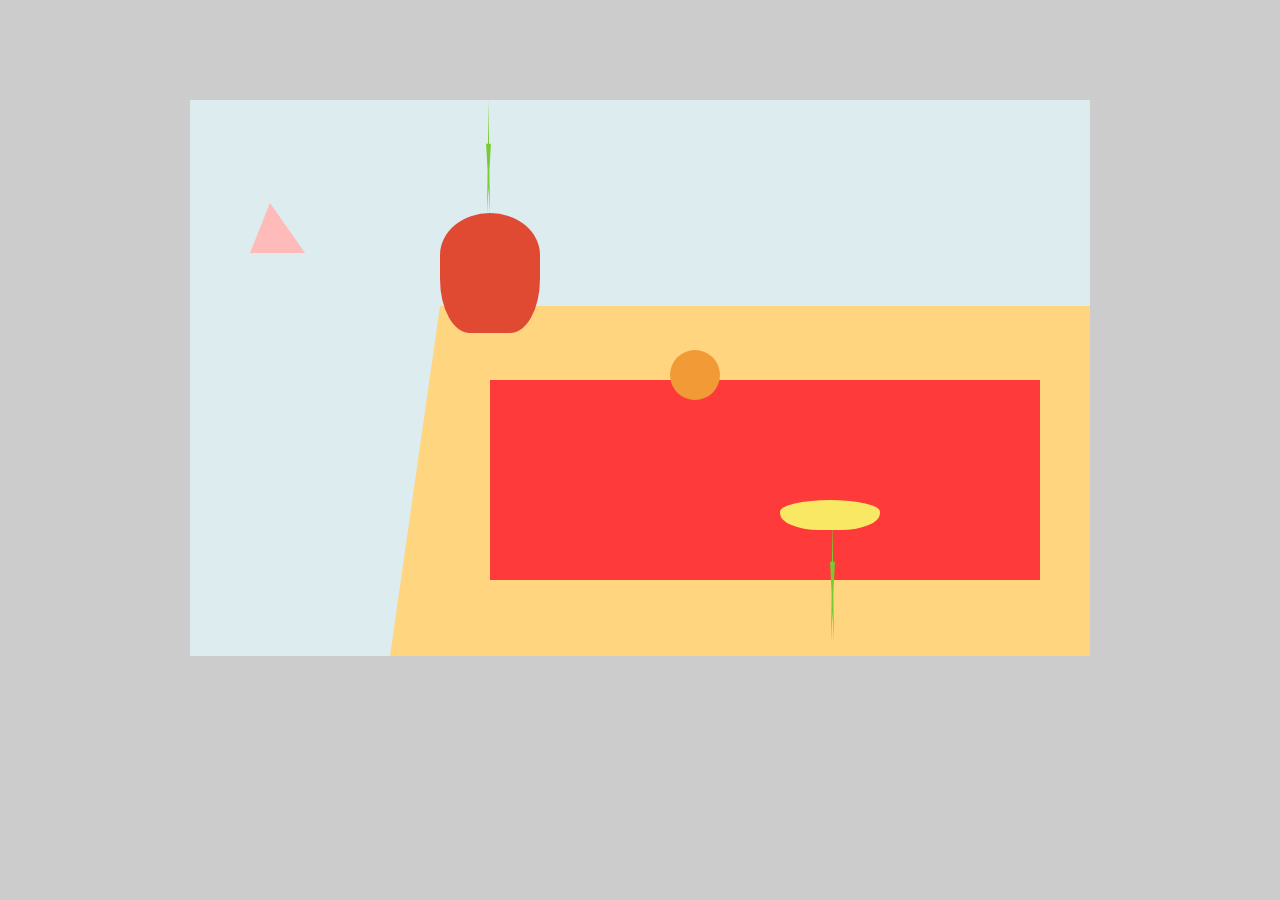
<file: Ex1/index.html>
<!DOCTYPE html>
<html lang="en">
  <head>
    <title>Coding for Life</title>
    <meta charset="utf-8">
    <link rel="stylesheet" href="assets/main.css"> 
  </head>  
  <body>
    <div class="stage">
    	<div id="desk"></div>
      <div id="paper"></div>
    	<div id="vase"></div>
      <div id="stem"></div>
      <div id="stem2"></div>
      <div id="flower"></div>
      <div id="origami"></div>
      <div id="orange"></div>
    </div>
  </body>
</html>
</file>
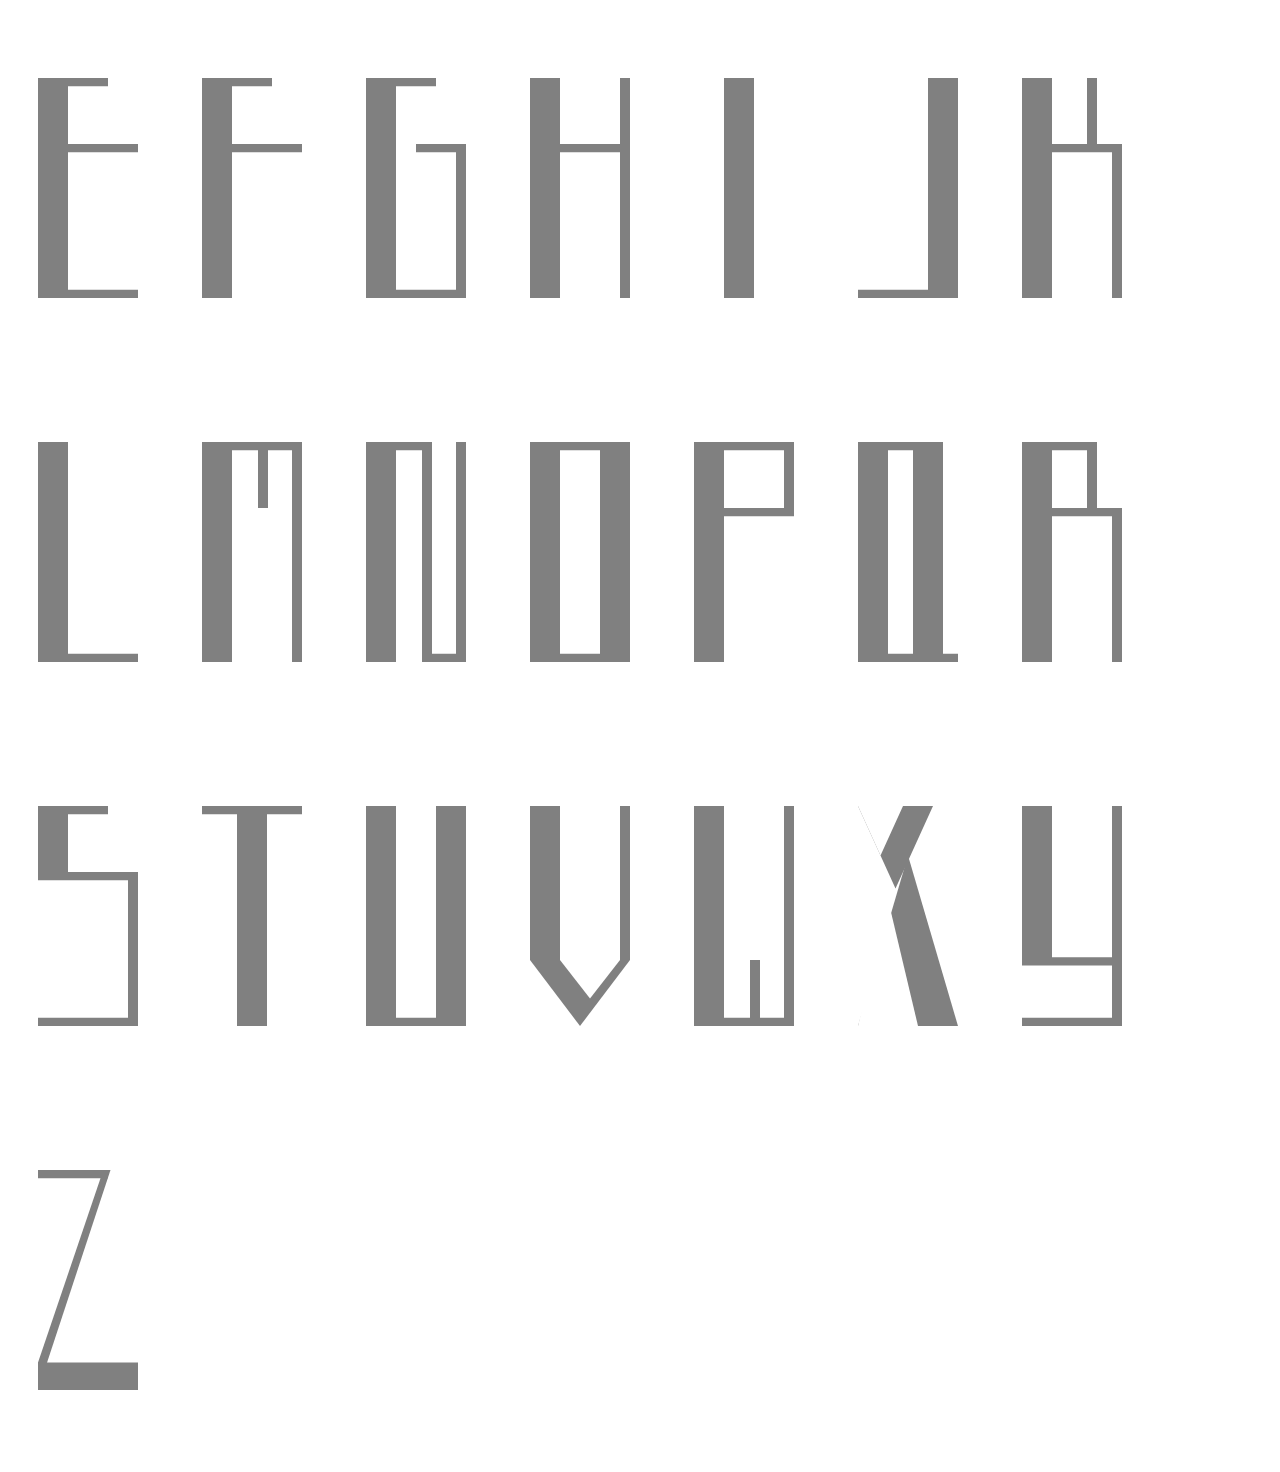
<file: font/index.html>
<!DOCTYPE html>
<html>

<head>
	<title>Letterform Construction</title>
	<meta charset="utf-8" />
	<link rel="stylesheet" href="assets/css/main.css" type="text/css" />
</head>

<body>


<div class="letter" id="E">
	<div class="vertical left"></div>
	<div class="horizontals top"></div>
	<div class="horizontal middle"></div>
	<div class="horizontal bottom"></div>	
</div>

<div class="letter" id="F">
	<div class="vertical left"></div>
	<div class="horizontals top"></div>
	<div class="horizontal middle"></div>	
</div>

<div class="letter" id="G">
	<div class="vertical left"></div>
	<div class="horizontals top"></div>
	<div class="horizontal bottom"></div>
	<div class="verticalsl right"></div>	
	<div class="horizontalss middle"></div>
</div>

<div class="letter" id="H">
	<div class="vertical left"></div>
	<div class="verticalsf right"></div>
	<div class="horizontal middle"></div>	
</div>
<div class="letter" id="I">
	<div class="vertical left"></div>	
</div>
<div class="letter" id="J">
	<div class="vertical right"></div>
	<div class="horizontal bottom"></div>	
</div>
<div class="letter" id="K">
	<div class="vertical left"></div>
	<div class="verticalss rightone"></div>
	<div class="verticalsl righttwo"></div>
	<div class="horizontal middle"></div>	
</div>
<div class="letter" id="L">
	<div class="vertical left"></div>
	<div class="horizontal bottom"></div>	
</div>
<div class="letter" id="M">
	<div class="vertical left"></div>
	<div class="verticalsf right"></div>
	<div class="horizontal top"></div>
	<div class="verticalss rightone"></div>
</div>
<div class="letter" id="N">
	<div class="vertical left"></div>
	<div class="verticalsf right"></div>
	<div class="verticalsf middle"></div>
	<div class="horizontalss top"></div>
	<div class="horizontalsss bottom"></div>
</div>
<div class="letter" id="O">
	<div class="vertical left"></div>
	<div class="vertical right"></div>
	<div class="horizontal top"></div>
	<div class="horizontal bottom"></div>	
</div>
<div class="letter" id="P">
	<div class="vertical left"></div>
	<div class="horizontal top"></div>
	<div class="horizontal middle"></div>	
	<div class="verticalss rightone"></div>
</div>

<div class="letter" id="Q">
	<div class="vertical left"></div>
	<div class="vertical right"></div>
	<div class="horizontals top"></div>
	<div class="horizontal bottom"></div>	
</div>

<div class="letter" id="R">
	<div class="vertical left"></div>
	<div class="verticalss rightone"></div>
	<div class="verticalsl righttwo"></div>
	<div class="horizontals top"></div>
	<div class="horizontal middle"></div>	
</div>

<div class="letter" id="S">
	<div class="verticalfs left"></div>
	<div class="horizontals top"></div>
	<div class="horizontal middle"></div>
	<div class="verticalsl righttwo"></div>
	<div class="horizontal bottom"></div>	
</div>

<div class="letter" id="T">
	<div class="vertical middle"></div>
	<div class="horizontal top"></div>	
</div>

<div class="letter" id="U">
	<div class="vertical left"></div>
	<div class="vertical right"></div>
	<div class="horizontal bottom"></div>	
</div>
<div class="letter" id="V">
	<div class="verticallfs left"></div>
	<div class="verticalsl righttwo"></div>
	<div class="vbig"></div>
	<div class="vsmall"></div>	
</div>

<div class="letter" id="W">
	<div class="vertical left"></div>
	<div class="verticalsf right"></div>
	<div class="horizontal bottom"></div>
	<div class="verticalss rightone"></div>
</div>

<div class="letter" id="X">
	<div class="xbig"></div>
	<div class="xsmall"></div>
	<div class="xubig"></div>
	<div class="xusmall"></div>	
</div>

<div class="letter" id="Y">
	<div class="verticallfs left"></div>
	<div class="verticalsf right"></div>
	<div class="horizontal middle"></div>
	<div class="horizontal bottom"></div>	
</div>

<div class="letter" id="Z">
	<div class="horizontals top"></div>
	<div class="zbig"></div>
	<div class="zsmall"></div>
	<div class="horizontalz"></div>	
</div>




</body>


<script src="assets/js/jquery-3.3.1.min.js"></script>
<script src="assets/js/jquery.hotkeys.js"></script>
<script src="assets/js/script.js"></script>

</html>
</file>
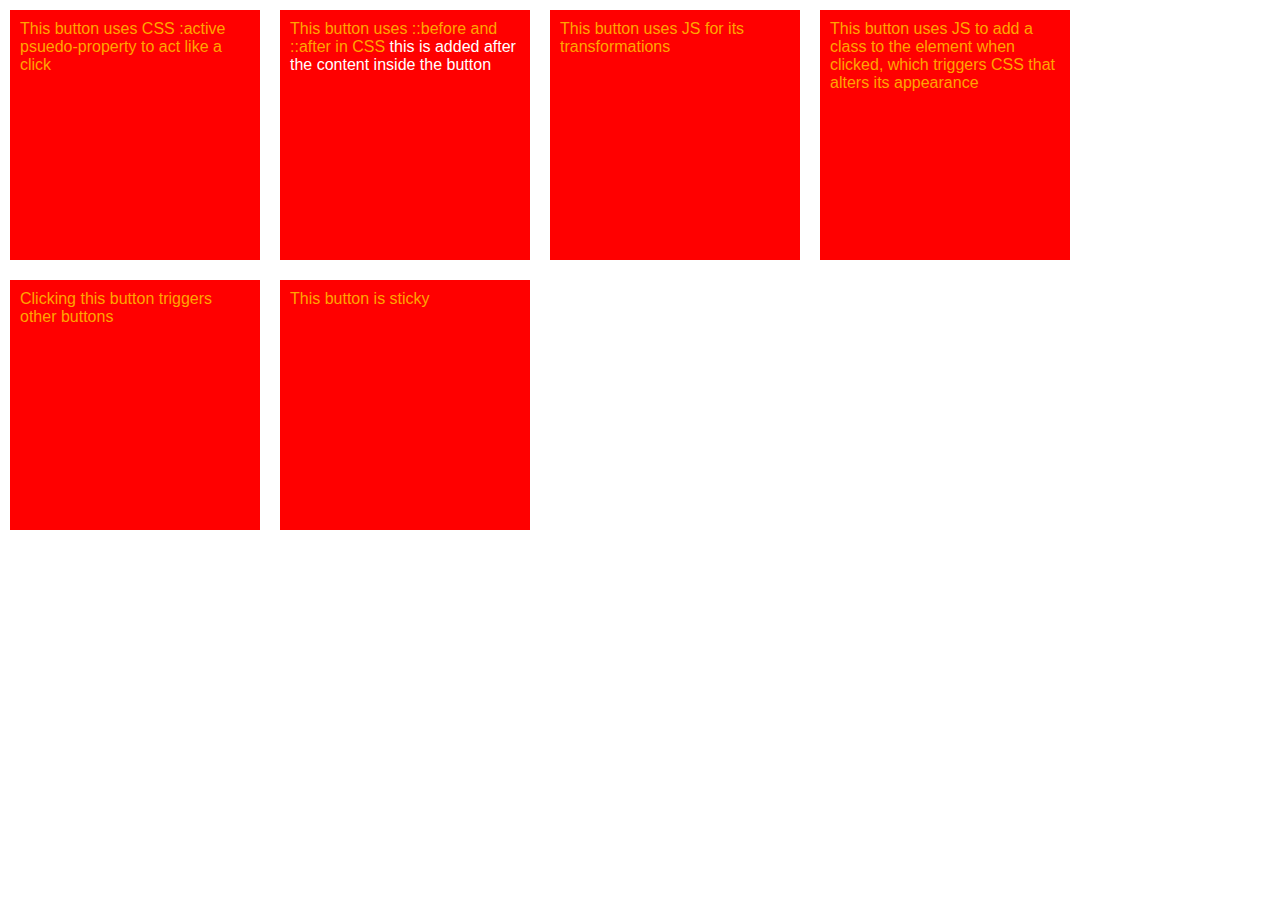
<file: person_2/index.html>
<!DOCTYPE html>
<html>

<head>
    <title>50 Results Charrette</title>
    <meta charset="utf-8" />
    <link rel="stylesheet" href="assets/main.css" type="text/css" />

    <!-- jquery -->
    <script src="https://code.jquery.com/jquery-1.10.2.js"></script>
    <script src="assets/script.js"></script>

</head>

<body>
  <div class="container">
    <!-- item 1 -->
    <div class="item" id="button-1">
        This button uses CSS :active psuedo-property to act like a click
    </div>
    <!-- item 2 -->
    <div class="item" id="button-2">
        This button uses ::before and ::after in CSS
    </div>
    <!-- item 3 -->
    <div class="item" id="button-3">
        This button uses JS for its transformations
    </div>
    <!-- item 4 -->
    <div class="item" id="button-4">
        This button uses JS to add a class to the element when clicked, which triggers CSS that alters its appearance
    </div>
    <!-- item 5 -->
    <div class="item" id="button-5">
        Clicking this button triggers other buttons
    </div>
    <!-- item 6 -->
    <div class="item" id="button-6">
        This button is sticky
    </div>
  </div>
</body>
</html>
</file>
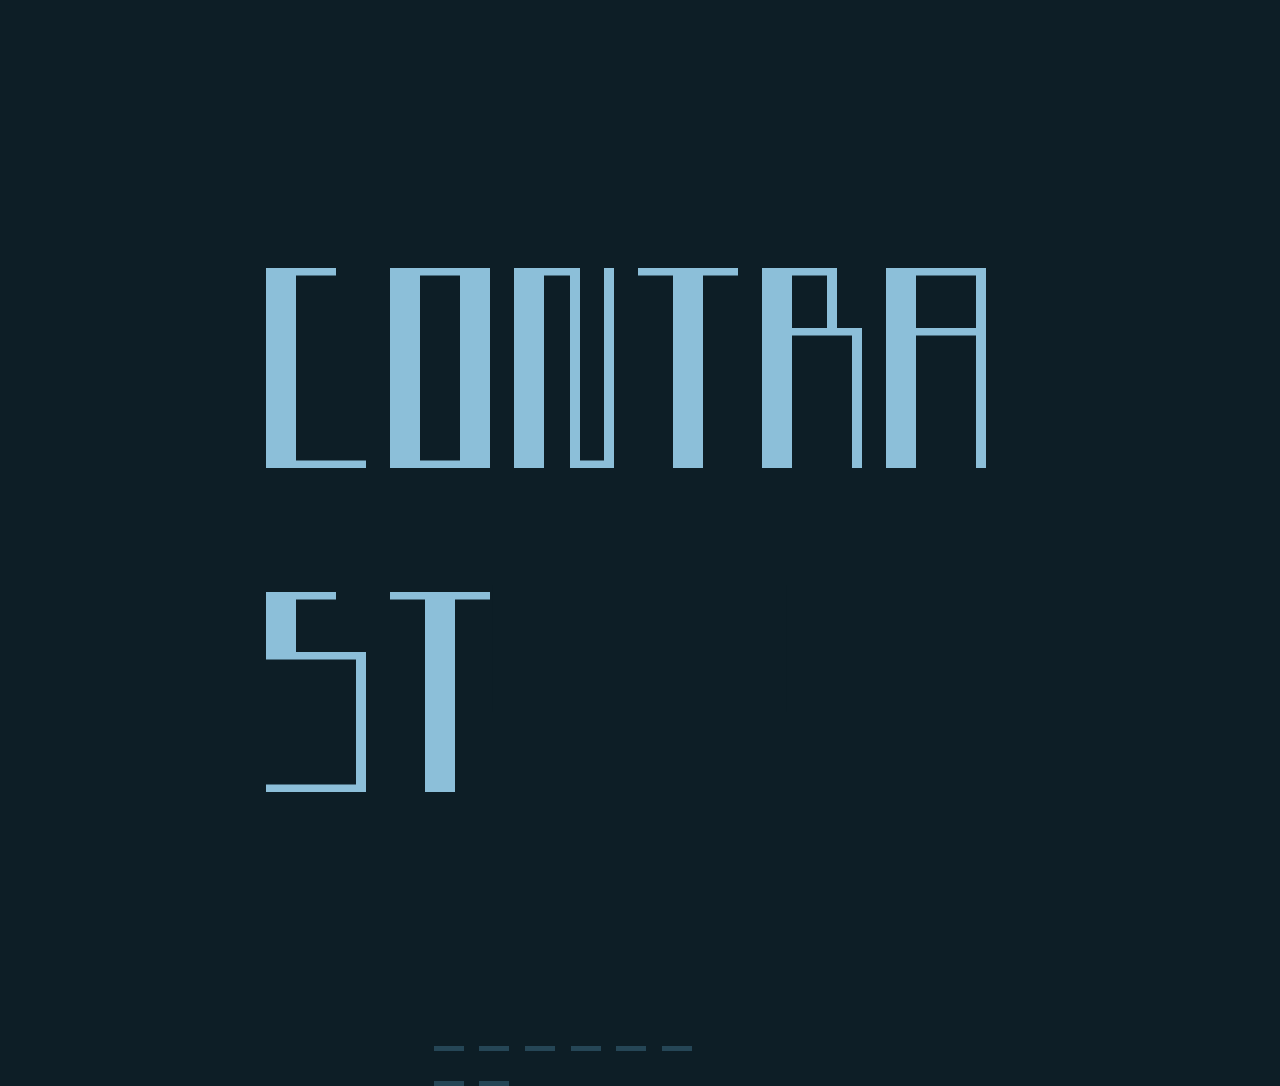
<file: testtest/index.html>
<!DOCTYPE html>
<html>

<head>
	<title>Contrast</title>
	<meta charset="utf-8" />
	<link rel="stylesheet" href="assets/css/main.css" type="text/css" />


</head>

<body>
  <div id="concept">
    <div class="title" id="C">
  <div class="vertical left"></div>
  <div class="horizontals top"></div>
  <div class="horizontal bottom"></div>
</div>
<div class="title" id="O">
  <div class="vertical left"></div>
  <div class="vertical right"></div>
  <div class="horizontal top"></div>
  <div class="horizontal bottom"></div>
</div>
  <div class="title" id="N">
  <div class="vertical left"></div>
  <div class="verticalsf right"></div>
  <div class="verticalsf middle"></div>
  <div class="horizontalss top"></div>
  <div class="horizontalsss bottom"></div>
</div>
<div class="title" id="T">
  <div class="vertical middle"></div>
  <div class="horizontal top"></div>
</div>
<div class="title" id="R">
  <div class="vertical left"></div>
  <div class="verticalss rightone"></div>
  <div class="verticalsl righttwo"></div>
  <div class="horizontals top"></div>
  <div class="horizontal middle"></div>
</div>
<div class="title" id="A">
  <div class="vertical left"></div>
  <div class="verticalsf right"></div>
  <div class="horizontal top"></div>
  <div class="horizontal middle"></div>
</div>
<div class="title" id="S">
  <div class="verticalfs left"></div>
  <div class="horizontals top"></div>
  <div class="horizontal middle"></div>
  <div class="verticalsl righttwo"></div>
  <div class="horizontal bottom"></div>
</div>
<div class="title" id="T">
  <div class="vertical middle"></div>
  <div class="horizontal top"></div>  
</div>
    </div>
  <div id="userInput" style="transform: matrix(1, 0, 0, 1, -250, 0); visibility: inherit; opacity: 1;">
    <input id="index0" type="text" class="input" data-index="0" maxlength="1"  style="margin: 0 5.833333333333333px; width: 30px; height: 30px;">
    <input id="index1" type="text" class="input" data-index="1" maxlength="1"   style="margin: 0 5.833333333333333px; width: 30px; height: 30px;">
    <input id="index2" type="text" class="input" data-index="2" maxlength="1"   style="margin: 0 5.833333333333333px; width: 30px; height: 30px;">
    <input id="index3" type="text" class="input" data-index="3" maxlength="1"   style="margin: 0 5.833333333333333px; width: 30px; height: 30px;">
    <input id="index4" type="text" class="input" data-index="4" maxlength="1"   style="margin: 0 5.833333333333333px; width: 30px; height: 30px;">
    <input id="index5" type="text" class="input" data-index="5" maxlength="1"   style="margin: 0 5.833333333333333px; width: 30px; height: 30px;">
    <input id="index6" type="text" class="input" data-index="6" maxlength="1"   style="margin: 0 5.833333333333333px; width: 30px; height: 30px;">
    <input id="index7" type="text" class="input inputLast" data-index="7" maxlength="2"   style="margin: 0 5.833333333333333px; width: 30px; height: 30px;">
  
    

  </div>
  <div id="output0"></div>
  <div id="output1"></div>
  <div id="output2"></div>
  <div id="output3"></div>
  <div id="output4"></div>
  <div id="output5"></div>
  <div id="output6"></div>
  <div id="output7"></div>



</body>


<script src="assets/js/jquery-3.3.1.min.js"></script>
<script src="assets/js/jquery.hotkeys.js"></script>
<script src="assets/js/script.js"></script>

</html>
</file>
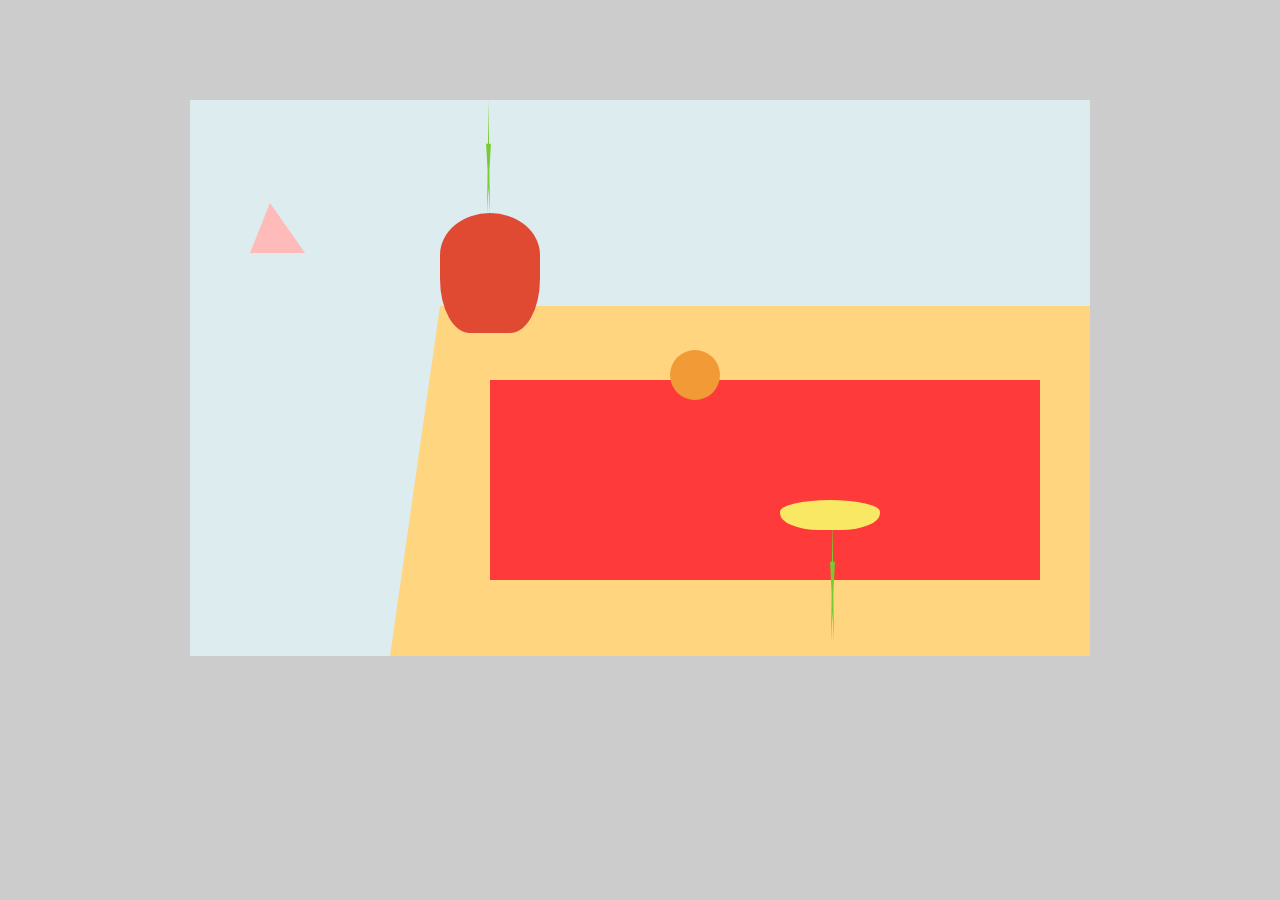
<file: cfl/Coding for life.html>
<!DOCTYPE html>
<html lang="en">
  <head>
    <title>Coding for Life</title>
    <meta charset="utf-8">
    <link rel="stylesheet" href="css/style.css"> 
  </head>  
  <body>
    <div class="stage">
    	<div id="desk"></div>
      <div id="paper"></div>
    	<div id="vase"></div>
      <div id="stem"></div>
      <div id="stem2"></div>
      <div id="flower"></div>
      <div id="origami"></div>
      <div id="orange"></div>
    </div>
  </body>
</html>
</file>
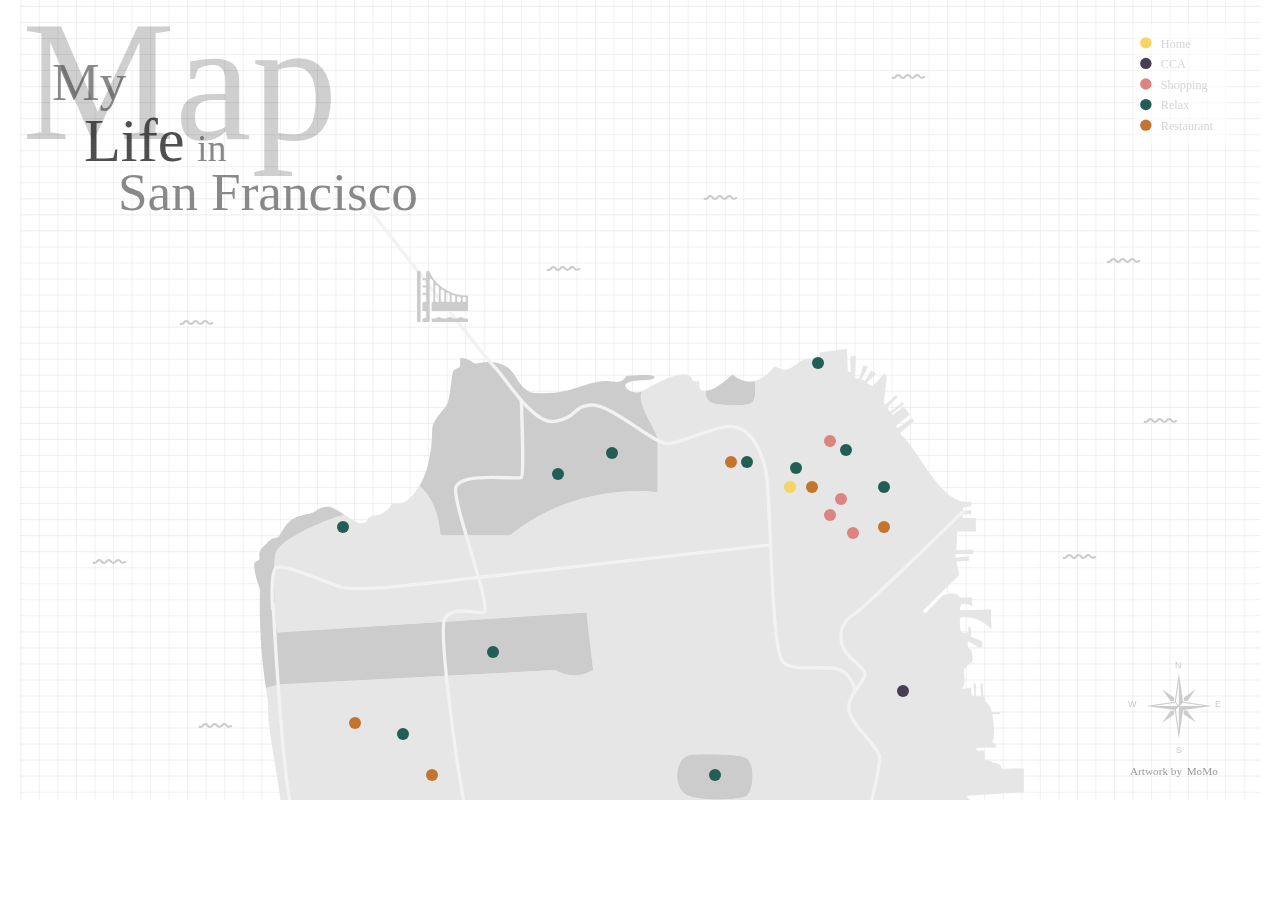
<file: map/map03.html>
<!DOCTYPE html>
<html>
  <head>
	<meta http-equiv="Content-Type" content="text/html; charset=utf-8" />
	<meta http-equiv="X-UA-Compatible" content="chrome=1,IE=edge" />
	<title>map03</title>
	<style>
		html {
			height:100%;
		}
		body {
			background-color:#FFFFFF;
			margin:0;
			height:100%;
		}
	</style>
	<!-- copy these lines to your document head: -->

	<meta name="viewport" content="user-scalable=yes, width=1240" />

	<!-- end copy -->
  </head>
  <body>
	<!-- copy these lines to your document: -->

	<div id="map03_hype_container" style="margin:auto;position:relative;width:1240px;height:800px;overflow:hidden;">
		<script type="text/javascript" charset="utf-8" src="map03.hyperesources/map03_hype_generated_script.js?82436"></script>
	</div>

	<!-- end copy -->
	


	<!-- text content for search engines: -->

	<div style="display:none" aria-hidden=true>

		<div>N
</div>
		<div>E
</div>
		<div>W
</div>
		<div>S
</div>

	</div>

	<!-- end text content: -->

  </body>
</html>
</file>
<file: Ex1/assets/main.css>
body {
	background: #cccccc;
}

.stage {
	width: 900px;
	height: 556px;
	margin: 100px auto;
	background: #dcecef;
	position: relative;
}

#desk {
	border-bottom: 350px solid #ffd67f;
	border-left: 50px solid transparent;
	border-right: 0px solid transparent;
	width: 650px;
	height: 0px;
	top: 206px;
	left: 200px;
	position: absolute;
}
#paper{
	width: 550px;
	height: 200px;
	background: #ff3a3a;
	top: 280px;
	left: 300px;
	position: absolute;
}
#vase {

	width: 100px;
	height: 120px;
	background: #e04a33;
	border-radius: 100%  100%  60%  60%  / 70%  70%   90%  90%;
	top: 113px;
	left: 250px;
	position: absolute;
}
#flower {
	width: 100px;
	height: 30px;
	background: #f9e863;
	border-radius: 90%  90%  70%  70%  / 70%  70%   100%  100%;;
	top: 400px;
	left: 590px;
	position: absolute;
}
#stem {
	width: 5px;
	height: 145px;
	background: #77cc33;
	clip-path: polygon(50% 0%, 61% 35%, 98% 35%, 68% 57%, 79% 91%, 50% 70%, 21% 91%, 32% 57%, 2% 35%, 39% 35%);
	top: 411px;
	left: 640px;
	position: absolute;
}
#stem2 {
	width: 5px;
	height: 125px;
	background: #77cc33;
	clip-path: polygon(50% 0%, 61% 35%, 98% 35%, 68% 57%, 79% 91%, 50% 70%, 21% 91%, 32% 57%, 2% 35%, 39% 35%);
	top: 0px;
	left: 296px;
	position: absolute;
}
#origami {
	width: 0;
	height: 0;
	border-left: 20px solid transparent;
	border-right: 35px solid transparent;
	border-bottom: 50px solid #ffbaba;
	position: absolute;
	top: 103px;
	left: 60px;
}


#orange {
	width: 50px;
	height: 50px;
	background: #f29a35;
	border-radius: 150px;
	top: 250px;
	left: 480px;
	position: absolute;
}
</file>
<file: font/assets/css/main.css>
body {
	 background-color: white;
}

.letter {
	width: 200px;
	height: 400px;
	position: relative;
	display: inline-block;
	margin: -20px;
	transform: scale(0.5,0.55); /* Equal to scaleX(0.7) scaleY(0.7) */
}

/* pieces */

.vertical {
	width: 60px;
	height: 100%;
	background: grey;
	position: absolute;
}
.verticalfs {
	width: 60px;
	height: 30%;
	background: grey;
	position: absolute;
}
.verticallfs {
	width: 60px;
	height: 70%;
	background: grey;
	position: absolute;
}
.verticalss {
	width: 20px;
	height: 30%;
	background: grey;
	position: absolute;
}
.verticalsf {
	width: 20px;
	height: 100%;
	background: grey;
	position: absolute;
}
.verticalsl {
	width: 20px;
	height: 70%;
	background: grey;
	position: absolute;
}
.verticalf {
	width: 60px;
	height: 70%;
	background: grey;
	position: absolute;
}

.horizontal {
	width: 100%;
	height: 15px;
	background: grey;	
	position: absolute;
}

.horizontals {
	width: 70%;
	height: 15px;
	background: grey;	
	position: absolute;
}
.horizontalss {
	width: 50%;
	height: 15px;
	background: grey;	
	position: absolute;
}
.horizontalsss {
	width: 44%;
	height: 15px;
	background: grey;	
	position: absolute;
}
.horizontalz {
	width: 100%;
	height: 50px;
	background: grey;	
	position: absolute;
}
.vbig {
	border-left: 100px solid transparent;
	border-right: 100px solid transparent;
	border-top: 120px solid grey;
	position: absolute;
}

.vsmall {
	border-left: 60px solid transparent;
	border-right: 60px solid transparent;
	border-top: 70px solid white;
	position: absolute;
}

.xbig {
	border-left: 75px solid transparent;
	border-right: 75px solid transparent;
	border-top: 150px solid grey;
	position: absolute;
}

.xsmall {
	border-left: 45px solid transparent;
	border-right: 45px solid transparent;
	border-top: 90px solid white;
	position: absolute;
}

.xubig {
	border-left: 100px solid transparent;
	border-right: 100px solid transparent;
	border-bottom: 310px solid grey;
	position: absolute;
}

.xusmall {
	border-left: 60px solid transparent;
	border-right: 60px solid transparent;
	border-bottom: 230px solid white;
	position: absolute;
}

.zbig {
	border-left: 0px solid transparent;
	border-right: 145px solid transparent;
	border-top: 400px solid grey;
	position: absolute;
}

.zsmall {
	    border-left: 0px solid transparent;
    border-right: 125px solid transparent;
    border-top: 335px solid white;
    position: absolute;
}
/* A */

/* 
style the left 
vertical stroke in 
'A' by combining 
classes 
*/

#A .vertical.left {
	left: 0px;
	top: 0px;
}

#A .verticalsf.right {
	right: 0px;
	top: 0px;
}

#A .horizontal.top {
	top: 0px;
	left: 0px;
}

#A .horizontal.middle {
	top: 120px;
	left: 0px;
}

/* 

#A .vertical {
	background-image: repeating-linear-gradient(to right, transparent, transparent 5px, #fff 5px, #fff 7px, transparent 7px);		
}

#A .horizontal {
	background-image: repeating-linear-gradient(to bottom, transparent, transparent 5px, #fff 5px, #fff 7px, transparent 7px);		
}

*/

/* B */

#B .horizontal, #B .vertical{
	background: grey;	
}

#B .vertical.left {
	left: 0px;
	top: 0px;
}

#B .verticalss.rightone {
	right: 50px;
	top: 0px;

}
#B .verticalsl.righttwo {
	right: 0px;
	top: 120px;
}

#B .horizontals.top {
	top: 0px;
	left: 0px;
	
}

#B .horizontal.middle {
	top: 120px;
	left: 0px;
}

#B .horizontal.bottom {
	bottom: 0px;
	left: 0px;
}



/*
#B .horizontal{
	background: magenta;
	mix-blend-mode: multiply;
}

#B .vertical {
	background: cyan;
	mix-blend-mode: screen;
}
*/
#C .vertical.left {
	left: 0px;
	top: 0px;
}

#C .vertical.right {
	right: 0px;
	top: 0px;
}

#C .horizontals.top {
	top: 0px;
	left: 0px;
}

#C .horizontal.bottom {
	bottom:0px;
	left: 0px;
}
/*
#C .horizontal{
	background: magenta;
	mix-blend-mode: multiply;
}

#C .vertical {
	background: cyan;
	mix-blend-mode: screen;
}
*/



#D .vertical.left {
	left: 0px;
	top: 0px;
}

#D .verticalsf.right {
	right: 0px;
	top: 0px;
}

#D .horizontal.top {
	top: 0px;
	left: 0px;
}

#D .horizontal.bottom {
	bottom: 0px;
	left: 0px;
}

/*
#D .horizontal{
	background: magenta;
	mix-blend-mode: multiply;
}

#D .vertical {
	background: cyan;
	mix-blend-mode: screen;
}
*/
#E  .horizontal{
	background: grey;	
}

#E  .vertical.left {
	left: 0px;
	top: 0px;
}

#E .horizontals.top {
	top: 0px;
	left: 0px;
	
}

#E .horizontal.middle {
	top: 120px;
	left: 0px;
}

#E .horizontal.bottom {
	bottom: 0px;
	left: 0px;
}
/*
#E .horizontal{
	background: magenta;
	mix-blend-mode: multiply;
}

#E .vertical {
	background: cyan;
	mix-blend-mode: screen;
}
*/
#F  .horizontal{
	background: grey;	
}

#F  .vertical.left {
	left: 0px;
	top: 0px;
}

#F .horizontals.top {
	top: 0px;
	left: 0px;
	
}

#F .horizontal.middle {
	top: 120px;
	left: 0px;
}
/*
#F .horizontal{
	background: magenta;
	mix-blend-mode: multiply;
}

#F .vertical {
	background: cyan;
	mix-blend-mode: screen;
}
*/

#G .vertical.left {
	left: 0px;
	top: 0px;
}

#G .vertical.right {
	right: 0px;
	top: 0px;
}

#G .horizontals.top {
	top: 0px;
	left: 0px;
}

#G .horizontal.bottom {
	bottom:0px;
	left: 0px;
}
#G .horizontalss.middle {
	top: 120px;
	right: 0px;
}
#G .verticalsl.right {
	right: 0px;
	top: 120px;
}
/*
#G .horizontal{
	background: magenta;
	mix-blend-mode: multiply;
}

#G .vertical {
	background: cyan;
	mix-blend-mode: screen;
}
*/
#H .vertical.left {
	left: 0px;
	top: 0px;
}

#H .verticalsf.right {
	right: 0px;
	top: 0px;
}

#H .horizontal.middle {
	top: 120px;
	left: 0px;
}
/*
#H .horizontal{
	background: magenta;
	mix-blend-mode: multiply;
}

#H .vertical {
	background: cyan;
	mix-blend-mode: screen;
}
*/
#I .vertical.left {
	left: 30%;
	top: 0px;
}
/*
#I .horizontal{
	background: magenta;
	mix-blend-mode: multiply;
}
*/
#J .vertical.right {
	right: 0px;
	top: 0px;
}
#J .horizontal.bottom {
	bottom:0px;
	left: 0px;
}
/*
#J .horizontal{
	background: magenta;
	mix-blend-mode: multiply;
}
*/
#K .horizontal, #B .vertical{
	background: grey;	
}

#K .vertical.left {
	left: 0px;
	top: 0px;
}

#K .verticalss.rightone {
	right: 50px;
	top: 0px;

}
#K .verticalsl.righttwo {
	right: 0px;
	top: 120px;
}

#K .horizontal.middle {
	top: 120px;
	left: 0px;
}
/*
#K .horizontal{
	background: magenta;
	mix-blend-mode: multiply;
}
*/
#L .vertical.left {
	left: 0px;
	top: 0px;
}
#L .horizontal.bottom {
	bottom:0px;
	left: 0px;
}
/*
#L .horizontal{
	background: magenta;
	mix-blend-mode: multiply;
}
*/
#M .vertical.left {
	left: 0px;
	top: 0px;
}

#M .verticalsf.right {
	right: 0px;
	top: 0px;
}

#M .horizontal.top {
	top: 0px;
	left: 0px;
}
#M .verticalss.rightone {
	right: 68px;
	top: 0px;
}
/*
#M .horizontal{
	background: magenta;
	mix-blend-mode: multiply;
}
*/
#N .vertical.left {
	left: 0px;
	top: 0px;
}

#N .verticalsf.right {
	right: 0px;
	top: 0px;
}
#N .verticalsf.middle {
	right: 68px;
	top: 0px;
}
#N .horizontalss.top {
	top: 0px;
	left: 15px;
}
#N .horizontalsss.bottom {
	bottom: 0px;
	right: 0px;
}
/*
#N .horizontal{
	background: magenta;
	mix-blend-mode: multiply;
}
*/
#O .vertical.left {
	left: 0px;
	top: 0px;
}

#O .vertical.right {
	right: 0px;
	top: 0px;
}

#O .horizontal.top {
	top: 0px;
	left: 0px;
}

#O .horizontal.bottom {
	bottom: 0px;
	left: 0px;
}
/*
#O .horizontal{
	background: magenta;
	mix-blend-mode: multiply;
}
*/

#P  .vertical.left {
	left: 0px;
	top: 0px;
}

#P .horizontal.top {
	top: 0px;
	left: 0px;
	
}

#P .horizontal.middle {
	top: 120px;
	left: 0px;
}
#P .verticalss.rightone {
	right: 0px;
	top: 0px;

}
/*
#P .horizontal{
	background: magenta;
	mix-blend-mode: multiply;
}
*/

#Q .vertical.left {
	left: 0px;
	top: 0px;
}

#Q .vertical.right {
	right: 30px;
	top: 0px;
}

#Q .horizontals.top {
	top: 0px;
	left: 0px;
	
}

#Q .horizontal.bottom {
	bottom: 0px;
	left: 0px;
}
/*
#Q .horizontal{
	background: magenta;
	mix-blend-mode: multiply;
}
*/

#R .horizontal, #B .vertical{
	background: grey;	
}

#R .vertical.left {
	left: 0px;
	top: 0px;
}

#R .verticalss.rightone {
	right: 50px;
	top: 0px;

}
#R .verticalsl.righttwo {
	right: 0px;
	top: 120px;
}

#R .horizontals.top {
	top: 0px;
	left: 0px;
	
}

#R .horizontal.middle {
	top: 120px;
	left: 0px;
}
/*
#R
*/
#S  .horizontal{
	background: grey;	
}

#S  .verticalfs.left {
	left: 0px;
	top: 0px;
}

#S .horizontals.top {
	top: 0px;
	left: 0px;
	
}

#S .horizontal.middle {
	top: 120px;
	left: 0px;
}

#S .verticalsl.righttwo {
	right: 0px;
	top: 120px;
}

#S .horizontal.bottom {
	bottom: 0px;
	left: 0px;
}

/*
#S
*/

#T .vertical.middle {
	left: 70px;
	top: 0px;
}
#T .horizontal.top {
	top:0px;
	left: 0px;
}
/*
#L
*/

#U .vertical.left {
	left: 0px;
	top: 0px;
}

#U .vertical.right {
	right: 0px;
	top: 0px;
}


#U .horizontal.bottom {
	bottom: 0px;
	left: 0px;
}
/*
#O .horizontal{
	background: magenta;
	mix-blend-mode: multiply;
}
*/

#W .vertical.left {
	left: 0px;
	top: 0px;
}

#W .verticalsf.right {
	right: 0px;
	top: 0px;
}

#W .horizontal.bottom {
	bottom: 0px;
	left: 0px;
}
#W .verticalss.rightone {
	right: 68px;
	bottom: 0px;
}
/*
#M .horizontal{
	background: magenta;
	mix-blend-mode: multiply;
}
*/
#Y .verticallfs.left {
	left: 0px;
	top: 0px;
}

#Y .verticalsf.right {
	right: 0px;
	top: 0px;
}

#Y .horizontal.middle {
	bottom: 110px;
	left: 0px;
	
}

#Y .horizontal.bottom {
	bottom: 0px;
	left: 0px;
}
/*
#Y .horizontal{
	background: magenta;
	mix-blend-mode: multiply;
}
*/
#V .verticallfs.left {
	left: 0px;
	top: 0px;
}

#V .verticalsl.righttwo {
	right: 0px;
	top: 0px;
}


#V .vbig {
	bottom: 0px;
	left: 0px;
}
#V .vsmall {
	bottom: 50px;
	right: 20px;
}

/*
#O .horizontal{
	background: magenta;
	mix-blend-mode: multiply;
}
*/
#X .xbig {
	top: 0px;
	left:inherit;
	right:inherit;
}
#X .xsmall {
	top: 0px;
	left:inherit;
	right:inherit;
}
#X .xubig {
	bottom: 0px;
	left:inherit;
	right:inherit;
}
#X .xusmall {
	bottom: 0px;
	left:inherit;
	right:inherit;
}
/*
#Z .horizontal{
	background: magenta;
	mix-blend-mode: multiply;
}
*/

#Z .zbig {
	top: 0px;
	left:0px;
}
#Z .zsmall {
	top: 15px;
	left:0px;
}
#Z .horizontals.top {
	top: 0px;
	left: 0px;
	
}
#Z .horizontalz {
	bottom: 0px;
	left: 0px;
}




/* Alternative A using Multiple Gradients */
</file>
<file: testtest/assets/css/main.css>
#concept{
	    position: relative;
    margin-left: auto;
    margin-right: auto;
    width: 60vw;
    top: 200px;
    display: block;
}
.title {
	width: 200px;
	height: 400px;
	position: relative;
	display: inline-block;
	margin: -40px;
	transform: scale(0.50,0.50); /* Equal to scaleX(0.7) scaleY(0.7) */
}
.letter {
	width: 200px;
	height: 400px;
	position: relative;
	display: inline-block;
	margin: -88px;
	transform: scale(0.100,0.100); /* Equal to scaleX(0.7) scaleY(0.7) */
}

/* pieces */

.vertical {
	width: 60px;
	height: 100%;
	background: #8cbfd9;
	position: absolute;
}
.verticalfs {
	width: 60px;
	height: 30%;
	background: #8cbfd9;
	position: absolute;
}
.verticallfs {
	width: 60px;
	height: 70%;
	background: #8cbfd9;
	position: absolute;
}
.verticalss {
	width: 20px;
	height: 30%;
	background: #8cbfd9;
	position: absolute;
}
.verticalsf {
	width: 20px;
	height: 100%;
	background: #8cbfd9;
	position: absolute;
}
.verticalsl {
	width: 20px;
	height: 70%;
	background: #8cbfd9;
	position: absolute;
}
.verticalf {
	width: 60px;
	height: 70%;
	background: #8cbfd9;
	position: absolute;
}

.horizontal {
	width: 100%;
	height: 15px;
	background: #8cbfd9;	
	position: absolute;
}

.horizontals {
	width: 70%;
	height: 15px;
	background: #8cbfd9;	
	position: absolute;
}
.horizontalss {
	width: 50%;
	height: 15px;
	background: #8cbfd9;	
	position: absolute;
}
.horizontalsss {
	width: 44%;
	height: 15px;
	background: #8cbfd9;	
	position: absolute;
}
.horizontalz {
	width: 100%;
	height: 50px;
	background: #8cbfd9;	
	position: absolute;
}
.vbig {
	border-left: 100px solid transparent;
	border-right: 100px solid transparent;
	border-top: 120px solid #8cbfd9;
	position: absolute;
}

.vsmall {
	border-left: 60px solid transparent;
	border-right: 60px solid transparent;
	border-top: 70px solid #0d1e26;
	position: absolute;
}

.xbig {
	border-left: 75px solid transparent;
	border-right: 75px solid transparent;
	border-top: 150px solid #8cbfd9;
	position: absolute;
}

.xsmall {
	border-left: 45px solid transparent;
	border-right: 45px solid transparent;
	border-top: 90px solid #0d1e26;
	position: absolute;
}

.xubig {
	border-left: 100px solid transparent;
	border-right: 100px solid transparent;
	border-bottom: 310px solid #8cbfd9;
	position: absolute;
}

.xusmall {
	border-left: 60px solid transparent;
	border-right: 60px solid transparent;
	border-bottom: 230px solid #0d1e26;
	position: absolute;
}

.zbig {
	border-left: 0px solid transparent;
	border-right: 145px solid transparent;
	border-top: 400px solid #8cbfd9;
	position: absolute;
}

.zsmall {
	    border-left: 0px solid transparent;
    border-right: 125px solid transparent;
    border-top: 335px solid #0d1e26;
    position: absolute;
}
/* A */

body.c{
	background: yellow
}
.o{
	background: orange
}
.n{
	background: red
}
.p{
	background: pink
}
.t{
	background: brown
}



/* 
style the left 
vertical stroke in 
'A' by combining 
classes 
*/

#A .vertical.left {
	left: 0px;
	top: 0px;
}

#A .verticalsf.right {
	right: 0px;
	top: 0px;
}

#A .horizontal.top {
	top: 0px;
	left: 0px;
}

#A .horizontal.middle {
	top: 120px;
	left: 0px;
}

/* 

#A .vertical {
	background-image: repeating-linear-gradient(to right, transparent, transparent 5px, #fff 5px, #fff 7px, transparent 7px);		
}

#A .horizontal {
	background-image: repeating-linear-gradient(to bottom, transparent, transparent 5px, #fff 5px, #fff 7px, transparent 7px);		
}

*/

/* B */

#B .horizontal{
}

#B .vertical.left {
	left: 0px;
	top: 0px;
}

#B .verticalss.rightone {
	right: 50px;
	top: 0px;

}
#B .verticalsl.righttwo {
	right: 0px;
	top: 120px;
}

#B .horizontals.top {
	top: 0px;
	left: 0px;
	
}

#B .horizontal.middle {
	top: 120px;
	left: 0px;
}

#B .horizontal.bottom {
	bottom: 0px;
	left: 0px;
}



/*
#B .horizontal{
	background: magenta;
	mix-blend-mode: multiply;
}

#B .vertical {
	background: cyan;
	mix-blend-mode: screen;
}
*/
#C .vertical.left {
	left: 0px;
	top: 0px;
}

#C .vertical.right {
	right: 0px;
	top: 0px;
}

#C .horizontals.top {
	top: 0px;
	left: 0px;
}

#C .horizontal.bottom {
	bottom:0px;
	left: 0px;
}
/*
#C .horizontal{
	background: magenta;
	mix-blend-mode: multiply;
}

#C .vertical {
	background: cyan;
	mix-blend-mode: screen;
}
*/



#D .vertical.left {
	left: 0px;
	top: 0px;
}

#D .verticalsf.right {
	right: 0px;
	top: 0px;
}

#D .horizontal.top {
	top: 0px;
	left: 0px;
}

#D .horizontal.bottom {
	bottom: 0px;
	left: 0px;
}

/*
#D .horizontal{
	background: magenta;
	mix-blend-mode: multiply;
}

#D .vertical {
	background: cyan;
	mix-blend-mode: screen;
}
*/
#E  .horizontal{	
}

#E  .vertical.left {
	left: 0px;
	top: 0px;
}

#E .horizontals.top {
	top: 0px;
	left: 0px;
	
}

#E .horizontal.middle {
	top: 120px;
	left: 0px;
}

#E .horizontal.bottom {
	bottom: 0px;
	left: 0px;
}
/*
#E .horizontal{
	background: magenta;
	mix-blend-mode: multiply;
}

#E .vertical {
	background: cyan;
	mix-blend-mode: screen;
}
*/
#F  .horizontal{	
}

#F  .vertical.left {
	left: 0px;
	top: 0px;
}

#F .horizontals.top {
	top: 0px;
	left: 0px;
	
}

#F .horizontal.middle {
	top: 120px;
	left: 0px;
}
/*
#F .horizontal{
	background: magenta;
	mix-blend-mode: multiply;
}

#F .vertical {
	background: cyan;
	mix-blend-mode: screen;
}
*/

#G .vertical.left {
	left: 0px;
	top: 0px;
}

#G .vertical.right {
	right: 0px;
	top: 0px;
}

#G .horizontals.top {
	top: 0px;
	left: 0px;
}

#G .horizontal.bottom {
	bottom:0px;
	left: 0px;
}
#G .horizontalss.middle {
	top: 120px;
	right: 0px;
}
#G .verticalsl.right {
	right: 0px;
	top: 120px;
}
/*
#G .horizontal{
	background: magenta;
	mix-blend-mode: multiply;
}

#G .vertical {
	background: cyan;
	mix-blend-mode: screen;
}
*/
#H .vertical.left {
	left: 0px;
	top: 0px;
}

#H .verticalsf.right {
	right: 0px;
	top: 0px;
}

#H .horizontal.middle {
	top: 120px;
	left: 0px;
}
/*
#H .horizontal{
	background: magenta;
	mix-blend-mode: multiply;
}

#H .vertical {
	background: cyan;
	mix-blend-mode: screen;
}
*/
#I .vertical.left {
	left: 30%;
	top: 0px;
}
/*
#I .horizontal{
	background: magenta;
	mix-blend-mode: multiply;
}
*/
#J .vertical.right {
	right: 0px;
	top: 0px;
}
#J .horizontal.bottom {
	bottom:0px;
	left: 0px;
}
/*
#J .horizontal{
	background: magenta;
	mix-blend-mode: multiply;
}
*/
#K .horizontal{
}

#K .vertical.left {
	left: 0px;
	top: 0px;
}

#K .verticalss.rightone {
	right: 50px;
	top: 0px;

}
#K .verticalsl.righttwo {
	right: 0px;
	top: 120px;
}

#K .horizontal.middle {
	top: 120px;
	left: 0px;
}
/*
#K .horizontal{
	background: magenta;
	mix-blend-mode: multiply;
}
*/
#L .vertical.left {
	left: 0px;
	top: 0px;
}
#L .horizontal.bottom {
	bottom:0px;
	left: 0px;
}
/*
#L .horizontal{
	background: magenta;
	mix-blend-mode: multiply;
}
*/
#M .vertical.left {
	left: 0px;
	top: 0px;
}

#M .verticalsf.right {
	right: 0px;
	top: 0px;
}

#M .horizontal.top {
	top: 0px;
	left: 0px;
}
#M .verticalss.rightone {
	right: 68px;
	top: 0px;
}
/*
#M .horizontal{
	background: magenta;
	mix-blend-mode: multiply;
}
*/
#N .vertical.left {
	left: 0px;
	top: 0px;
}

#N .verticalsf.right {
	right: 0px;
	top: 0px;
}
#N .verticalsf.middle {
	right: 68px;
	top: 0px;
}
#N .horizontalss.top {
	top: 0px;
	left: 15px;
}
#N .horizontalsss.bottom {
	bottom: 0px;
	right: 0px;
}
/*
#N .horizontal{
	background: magenta;
	mix-blend-mode: multiply;
}
*/
#O .vertical.left {
	left: 0px;
	top: 0px;
}

#O .vertical.right {
	right: 0px;
	top: 0px;
}

#O .horizontal.top {
	top: 0px;
	left: 0px;
}

#O .horizontal.bottom {
	bottom: 0px;
	left: 0px;
}
/*
#O .horizontal{
	background: magenta;
	mix-blend-mode: multiply;
}
*/

#P  .vertical.left {
	left: 0px;
	top: 0px;
}

#P .horizontal.top {
	top: 0px;
	left: 0px;
	
}

#P .horizontal.middle {
	top: 120px;
	left: 0px;
}
#P .verticalss.rightone {
	right: 0px;
	top: 0px;

}
/*
#P .horizontal{
	background: magenta;
	mix-blend-mode: multiply;
}
*/

#Q .vertical.left {
	left: 0px;
	top: 0px;
}

#Q .vertical.right {
	right: 30px;
	top: 0px;
}

#Q .horizontals.top {
	top: 0px;
	left: 0px;
	
}

#Q .horizontal.bottom {
	bottom: 0px;
	left: 0px;
}
/*
#Q .horizontal{
	background: magenta;
	mix-blend-mode: multiply;
}
*/

#R .horizontal{
		
}

#R .vertical.left {
	left: 0px;
	top: 0px;
}

#R .verticalss.rightone {
	right: 50px;
	top: 0px;

}
#R .verticalsl.righttwo {
	right: 0px;
	top: 120px;
}

#R .horizontals.top {
	top: 0px;
	left: 0px;
	
}

#R .horizontal.middle {
	top: 120px;
	left: 0px;
}
/*
#R
*/
#S  .horizontal{	
}

#S  .verticalfs.left {
	left: 0px;
	top: 0px;
}

#S .horizontals.top {
	top: 0px;
	left: 0px;
	
}

#S .horizontal.middle {
	top: 120px;
	left: 0px;
}

#S .verticalsl.righttwo {
	right: 0px;
	top: 120px;
}

#S .horizontal.bottom {
	bottom: 0px;
	left: 0px;
}

/*
#S
*/

#T .vertical.middle {
	left: 70px;
	top: 0px;
}
#T .horizontal.top {
	top:0px;
	left: 0px;
}
/*
#L
*/

#U .vertical.left {
	left: 0px;
	top: 0px;
}

#U .vertical.right {
	right: 0px;
	top: 0px;
}


#U .horizontal.bottom {
	bottom: 0px;
	left: 0px;
}
/*
#O .horizontal{
	background: magenta;
	mix-blend-mode: multiply;
}
*/

#W .vertical.left {
	left: 0px;
	top: 0px;
}

#W .verticalsf.right {
	right: 0px;
	top: 0px;
}

#W .horizontal.bottom {
	bottom: 0px;
	left: 0px;
}
#W .verticalss.rightone {
	right: 68px;
	bottom: 0px;
}
/*
#M .horizontal{
	background: magenta;
	mix-blend-mode: multiply;
}
*/
#Y .verticallfs.left {
	left: 0px;
	top: 0px;
}

#Y .verticalsf.right {
	right: 0px;
	top: 0px;
}

#Y .horizontal.middle {
	bottom: 110px;
	left: 0px;
	
}

#Y .horizontal.bottom {
	bottom: 0px;
	left: 0px;
}
/*
#Y .horizontal{
	background: magenta;
	mix-blend-mode: multiply;
}
*/
#V .verticallfs.left {
	left: 0px;
	top: 0px;
}

#V .verticalsl.righttwo {
	right: 0px;
	top: 0px;
}


#V .vbig {
	bottom: 1px;
	left: 0px;
}
#V .vsmall {
	bottom: 52px;
	right: 20px;
}

/*
#O .horizontal{
	background: magenta;
	mix-blend-mode: multiply;
}
*/
#X .xbig {
	top: 0px;
	left:inherit;
	right:inherit;
}
#X .xsmall {
	top: 0px;
	left:inherit;
	right:inherit;
}
#X .xubig {
	bottom: 0px;
	left:inherit;
	right:inherit;
}
#X .xusmall {
	bottom: 0px;
	left:inherit;
	right:inherit;
}
/*
#Z .horizontal{
	background: magenta;
	mix-blend-mode: multiply;
}
*/

#Z .zbig {
	top: 0px;
	left:0px;
}
#Z .zsmall {
	top: 15px;
	left:-1px;
}
#Z .horizontals.top {
	top: 0px;
	left: 0px;
	
}
#Z .horizontalz {
	bottom: 0px;
	left: 0px;
}



body {
  background-color: #0d1e26;
}

#userInput {
     position: relative;
    /*margin-left: auto;
    margin-right: auto;*/
    left: 53%;
    -webkit-transform: translateX(-50%);
    transform: translateX(-50%);
    width: 23vw;
    top: 360px;
    display: block;
    /* opacity: 0.01; */
}

.input {
  font-family: 'Rubik One', sans-serif;
  font-size: 30px;
  text-transform: uppercase;
  text-align: center;
  border: none;
  border-bottom: 5px solid #254656;
  padding: 0;
  background-color: #0d1e26;
  color: #0d1e26;
  /*color: #8cbfd9;*/

}

.input:focus {
  outline: none;
  border-bottom: 5px solid #8cbfd9;
}

#output0{
	position: absolute;
    left: 50%;
    transform: translateX(-50%);
    width: 23vw;
    height: 14.1vh;
    top: 585px;
    display: block;
    background: #0d1e26;
}

#output1 {
    position: absolute;
    left: 52.8%;
    transform: translateX(-50%);
    width: 23vw;
    top: 585px;
    display: block;
}
#output2 {
    position: absolute;
    left: 55.6%;
    transform: translateX(-50%);
    width: 23vw;
    top: 585px;
    display: block;
}
#output3 {
    position: absolute;
    left: 58.3%;
    transform: translateX(-50%);
    width: 23vw;
    top: 585px;
    display: block;
}
#output4 {
    position: absolute;
    left: 61%;
    transform: translateX(-50%);
    width: 23vw;
    top: 585px;
    display: block;
}
#output5 {
    position: absolute;
    left: 63.7%;
    transform: translateX(-50%);
    width: 23vw;
    top: 585px;
    display: block;
}
#output6 {
    position: absolute;
    left: 66.5%;
    transform: translateX(-50%);
    width: 23vw;
    top: 585px;
    display: block;
}
#output7 {
    position: absolute;
    left: 69.2%;
    transform: translateX(-50%);
    width: 23vw;
    top: 585px;
    display: block;
}


/* Alternative A using Multiple Gradients */
</file>
<file: cfl/css/style.css>
body {
	background: #cccccc;
}

.stage {
	width: 900px;
	height: 556px;
	margin: 100px auto;
	background: #dcecef;
	position: relative;
}

#desk {
	border-bottom: 350px solid #ffd67f;
	border-left: 50px solid transparent;
	border-right: 0px solid transparent;
	width: 650px;
	height: 0px;
	top: 206px;
	left: 200px;
	position: absolute;
}
#paper{
	width: 550px;
	height: 200px;
	background: #ff3a3a;
	top: 280px;
	left: 300px;
	position: absolute;
}
#vase {

	width: 100px;
	height: 120px;
	background: #e04a33;
	border-radius: 100%  100%  60%  60%  / 70%  70%   90%  90%;
	top: 113px;
	left: 250px;
	position: absolute;
}
#flower {
	width: 100px;
	height: 30px;
	background: #f9e863;
	border-radius: 90%  90%  70%  70%  / 70%  70%   100%  100%;;
	top: 400px;
	left: 590px;
	position: absolute;
}
#stem {
	width: 5px;
	height: 145px;
	background: #77cc33;
	clip-path: polygon(50% 0%, 61% 35%, 98% 35%, 68% 57%, 79% 91%, 50% 70%, 21% 91%, 32% 57%, 2% 35%, 39% 35%);
	top: 411px;
	left: 640px;
	position: absolute;
}
#stem2 {
	width: 5px;
	height: 125px;
	background: #77cc33;
	clip-path: polygon(50% 0%, 61% 35%, 98% 35%, 68% 57%, 79% 91%, 50% 70%, 21% 91%, 32% 57%, 2% 35%, 39% 35%);
	top: 0px;
	left: 296px;
	position: absolute;
}
#origami {
	width: 0;
	height: 0;
	border-left: 20px solid transparent;
	border-right: 35px solid transparent;
	border-bottom: 50px solid #ffbaba;
	position: absolute;
	top: 103px;
	left: 60px;
}


#orange {
	width: 50px;
	height: 50px;
	background: #f29a35;
	border-radius: 150px;
	top: 250px;
	left: 480px;
	position: absolute;
}
</file>
<file: person_2/assets/main.css>
/* reset padding and margins */

* {
	margin: 0px;
	padding: 0px;
}

body {
	font-family: helvetica, arial, sans-serif;
}

/* container */

.container {
	position: relative;
}

/* items */

.item {
	height: 250px;
	width: 250px;
	background: red;
	color: orange;
	margin: 10px;
	padding: 10px;
	box-sizing: border-box;
	float: left; 
	transition: all 500ms ease; 

	cursor: pointer;
}

/* example button 1 */

#button-1:hover {
	transform: rotate(90deg) scale(1.5);
	opacity: .3;
}

#button-1:active {
	background: pink;
	opacity: 1;
}

/* example button 2 */

#button-2::after {
	content: 'this is added after the content inside the button';
	color: white;
}


#button-2:hover::after {
	content: 'this text changes on hover';
	color: red;
}

/* example button 3 is changed only via js */

/* example button 4 */
#button-4.gradient-background {
	background: linear-gradient(blue, pink);
	color: transparent;
}

/* example button 5 */
.circle {
	border-radius: 125px;
}

/* example button 6 */
#button-6{
	transition: none; 
}
</file>
